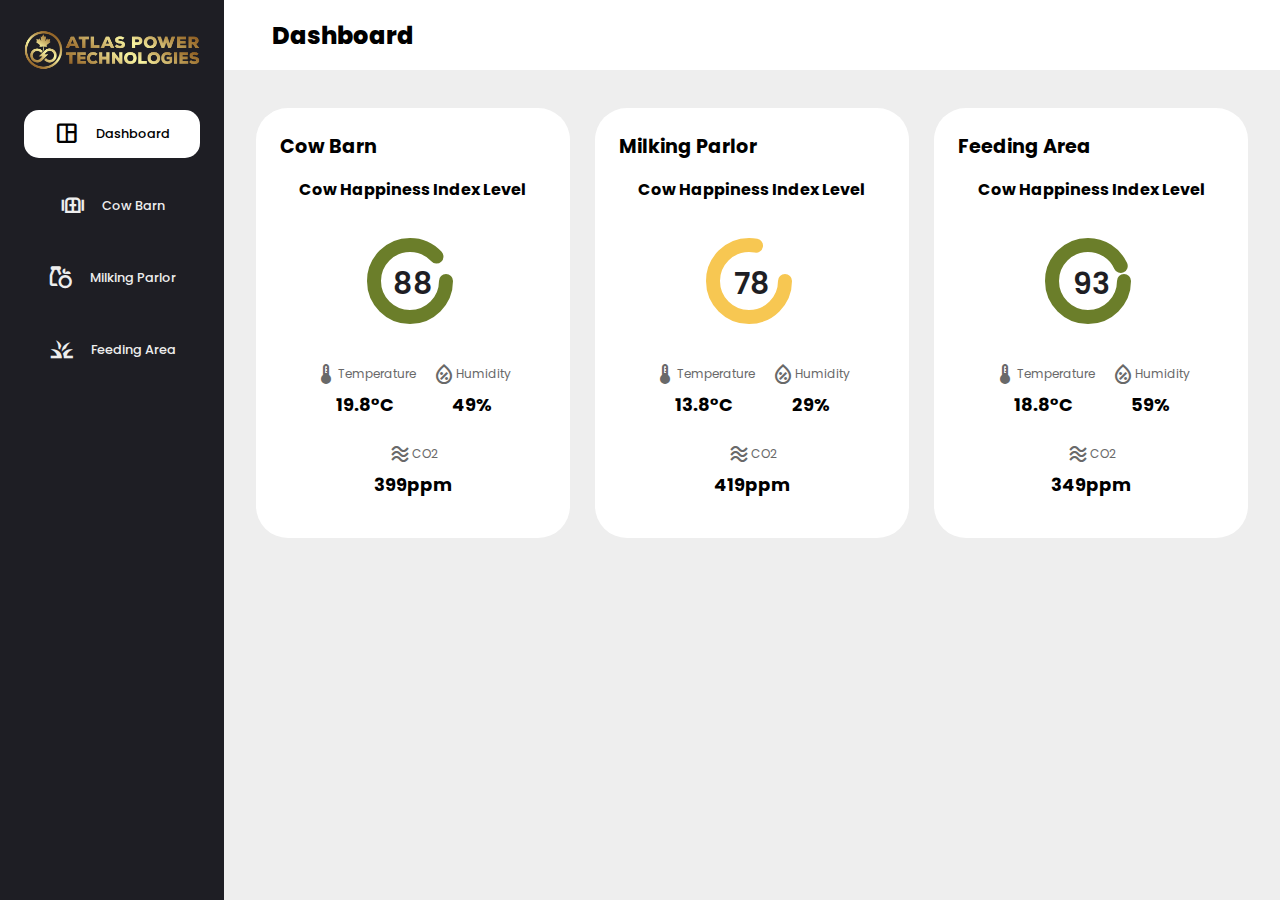
<file: index.html>
<!DOCTYPE html>
<html lang="en">
  <head>
    <meta charset="UTF-8" />
    <meta name="viewport" content="width=device-width, initial-scale=1.0" />
    <title>Cow Happiness Dashboard</title>
    <link rel="preconnect" href="https://fonts.googleapis.com" />
    <link rel="preconnect" href="https://fonts.gstatic.com" crossorigin />
    <link
      href="https://fonts.googleapis.com/css2?family=Poppins:ital,wght@0,100;0,200;0,300;0,400;0,500;0,600;0,700;0,800;0,900;1,100;1,200;1,300;1,400;1,500;1,600;1,700;1,800;1,900&display=swap"
      rel="stylesheet"
    />
    <link
      rel="stylesheet"
      href="https://fonts.googleapis.com/icon?family=Material+Icons+Sharp"
    />
    <link
      rel="stylesheet"
      href="https://fonts.googleapis.com/css2?family=Material+Symbols+Outlined:opsz,wght,FILL,GRAD@20..48,100..700,0..1,-50..200"
    />
    <link rel="stylesheet" href="./style.css" />
  </head>
  <body>
    <div class="container">
      <aside>
        <div class="top">
          <div class="logo">
            <img src="./images/logo.png" alt="Logo" />
          </div>
          <div class="menu-icons-container">
            <div class="mini-logo">
              <img src="./images/mini-logo.png" alt="Mini logo" />
            </div>
            <div class="dashboard-toggle">
              <a href="./index.html" class="selected">
                <span class="material-symbols-outlined">
                  space_dashboard
                </span></a
              >
            </div>
            <div class="gate-toggle">
              <a href="./barn.html">
                <span class="material-symbols-outlined"> gate </span></a
              >
            </div>
            <div class="grocery-toggle">
              <a href="./milkingparlor.html">
                <span class="material-symbols-outlined"> grocery </span></a
              >
            </div>
            <div class="grass-toggle">
              <a href="./feedingarea.html"
                <span class="material-symbols-outlined"> grass </span></a
              >
            </div>
          </div>
        </div>
        <div class="sidebar">
          <a href="./index.html" class="selected">
            <span class="material-symbols-outlined"> space_dashboard </span>
            <h3>Dashboard</h3>
          </a>
          <a href="./barn.html">
            <span class="material-symbols-outlined"> gate </span>
            <h3>Cow Barn</h3>
          </a>
          <a href="./milkingparlor.html">
            <span class="material-symbols-outlined"> grocery </span>
            <h3>Milking Parlor</h3>
          </a>
          <a href="./feedingarea.html">
            <span class="material-symbols-outlined"> grass </span>
            <h3>Feeding Area</h3>
          </a>
        </div>
      </aside>
      <section id="content">
        <nav>
          <h1>Dashboard</h1>
        </nav>
        <main>
          <div class="insights">
            <div class="left">
              <h2 class="environment">Cow Barn</h2>
              <h3><center>Cow Happiness Index Level</center></h3>
              <div class="progress">
                <svg>
                  <circle class="barn-circle" cx="38" cy="38" r="36"></circle>
                </svg>
                <div class="number">
                  <p id="barn-cow-happiness">80</p>
                </div>
              </div>
              <div class="parameters">
                <div class="column">
                  <small class="text-muted"
                    ><span class="material-symbols-outlined"
                      >device_thermostat</span
                    >Temperature</small
                  >
                  <h2 class="value" id="barn-temperature">15°C</h2>
                </div>
                <div class="column">
                  <small class="text-muted"
                    ><span class="material-symbols-outlined"
                      >humidity_percentage</span
                    >Humidity</small
                  >
                  <h2 class="value" id="barn-humidity">38%</h2>
                </div>
                <div class="column">
                  <small class="text-muted"
                    ><span class="material-symbols-outlined">airwave</span
                    >CO2</small
                  >
                  <h2 class="value" id="barn-co2">350ppm</h2>
                </div>
              </div>
            </div>

            <div class="middle">
              <h2 class="environment">Milking Parlor</h2>
              <h3><center>Cow Happiness Index Level</center></h3>
              <div class="progress">
                <svg>
                  <circle
                    class="milking-circle"
                    cx="38"
                    cy="38"
                    r="36"
                  ></circle>
                </svg>
                <div class="number">
                  <p id="milking-cow-happiness">67</p>
                </div>
              </div>
              <div class="parameters">
                <div class="column">
                  <small class="text-muted"
                    ><span class="material-symbols-outlined"
                      >device_thermostat</span
                    >Temperature</small
                  >
                  <h2 class="value" id="milking-temperature">8°C</h2>
                </div>
                <div class="column">
                  <small class="text-muted"
                    ><span class="material-symbols-outlined"
                      >humidity_percentage</span
                    >Humidity</small
                  >
                  <h2 class="value" id="milking-humidity">39%</h2>
                </div>
                <div class="column">
                  <small class="text-muted"
                    ><span class="material-symbols-outlined">airwave</span
                    >CO2</small
                  >
                  <h2 class="value" id="milking-co2">400ppm</h2>
                </div>
              </div>
            </div>

            <div class="right">
              <h2 class="environment">Feeding Area</h2>
              <h3><center>Cow Happiness Index Level</center></h3>
              <div class="progress">
                <svg>
                  <circle
                    class="feeding-circle"
                    cx="38"
                    cy="38"
                    r="36"
                  ></circle>
                </svg>
                <div class="number">
                  <p id="feeding-cow-happiness">81</p>
                </div>
              </div>
              <div class="parameters">
                <div class="column">
                  <small class="text-muted"
                    ><span class="material-symbols-outlined"
                      >device_thermostat</span
                    >Temperature</small
                  >
                  <h2 class="value" id="feeding-temperature">15°C</h2>
                </div>
                <div class="column">
                  <small class="text-muted"
                    ><span class="material-symbols-outlined"
                      >humidity_percentage</span
                    >Humidity</small
                  >
                  <h2 class="value" id="feeding-humidity">52%</h2>
                </div>
                <div class="column">
                  <small class="text-muted"
                    ><span class="material-symbols-outlined">airwave</span
                    >CO2</small
                  >
                  <h2 class="value" id="feeding-co2">600ppm</h2>
                </div>
              </div>
            </div>
          </div>
        </main>
      </section>
    </div>
    <script src="./dashboard.js"></script>
  </body>
</html>
</file>
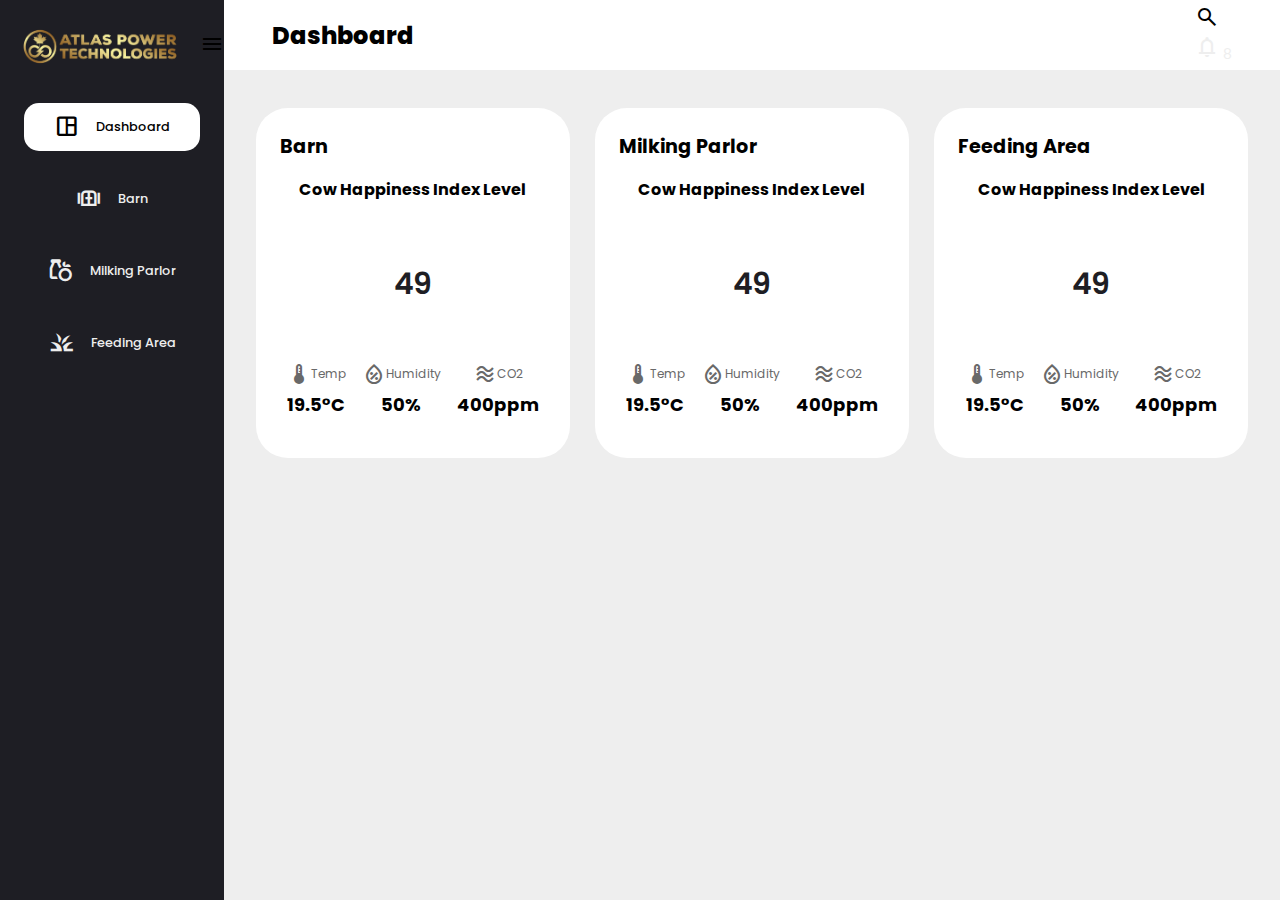
<file: indexdup.html>
<!DOCTYPE html>
<html lang="en">
  <head>
    <meta charset="UTF-8" />
    <meta name="viewport" content="width=device-width, initial-scale=1.0" />
    <title>Cow Happiness Dashboard</title>
    <link rel="preconnect" href="https://fonts.googleapis.com" />
    <link rel="preconnect" href="https://fonts.gstatic.com" crossorigin />
    <link
      href="https://fonts.googleapis.com/css2?family=Poppins:ital,wght@0,100;0,200;0,300;0,400;0,500;0,600;0,700;0,800;0,900;1,100;1,200;1,300;1,400;1,500;1,600;1,700;1,800;1,900&display=swap"
      rel="stylesheet"
    />
    <link
      rel="stylesheet"
      href="https://fonts.googleapis.com/icon?family=Material+Icons+Sharp"
    />
    <link
      rel="stylesheet"
      href="https://fonts.googleapis.com/css2?family=Material+Symbols+Outlined:opsz,wght,FILL,GRAD@20..48,100..700,0..1,-50..200"
    />
    <link rel="stylesheet" href="./style.css" />
  </head>
  <body>
    <div class="container">
      <aside>
        <div class="top">
          <div class="logo">
            <img src="./images/logo.png" alt="Logo" />
          </div>
          <div class="menu-toggle" id="menu-toggle">
            <span class="material-symbols-outlined" id="menu"> menu </span>
          </div>
        </div>
        <div class="sidebar">
          <a href="./index.html" class="selected">
            <span class="material-symbols-outlined"> space_dashboard </span>
            <h3>Dashboard</h3>
          </a>
          <a href="./barn2.html">
            <span class="material-symbols-outlined"> gate </span>
            <h3>Barn</h3>
          </a>
          <a href="#">
            <span class="material-symbols-outlined"> grocery </span>
            <h3>Milking Parlor</h3>
          </a>
          <a href="#">
            <span class="material-symbols-outlined"> grass </span>
            <h3>Feeding Area</h3>
          </a>
        </div>
      </aside>
      <section id="content">
        <nav>
          <h1>Dashboard</h1>
          <div class="search-container">
            <div class="search-icon">
              <span class="material-symbols-outlined">search</span>
            </div>
            <a href="#" class="notification">
              <span class="material-symbols-outlined" id="notification"
                >notifications</span
              >
              <span class="num">8</span>
            </a>
          </div>
        </nav>
        <main>
          <div class="insights">
            <div class="left">
              <h2 class="environment">Barn</h2>
              <h3><center>Cow Happiness Index Level</center></h3>
              <div class="progress">
                <svg>
                  <circle class="barn-circle" cx="38" cy="38" r="36"></circle>
                </svg>
                <div class="number">
                  <p id="barn-cow-happiness">80</p>
                </div>
              </div>
              <div class="parameters">
                <div class="column">
                  <small class="text-muted"
                    ><span class="material-symbols-outlined"
                      >device_thermostat</span
                    >Temp</small
                  >
                  <h2 class="value" id="barn-temperature">15°C</h2>
                </div>
                <div class="column">
                  <small class="text-muted"
                    ><span class="material-symbols-outlined"
                      >humidity_percentage</span
                    >Humidity</small
                  >
                  <h2 class="value" id="barn-humidity">38%</h2>
                </div>
                <div class="column">
                  <small class="text-muted"
                    ><span class="material-symbols-outlined">airwave</span
                    >CO2</small
                  >
                  <h2 class="value" id="barn-co2">350ppm</h2>
                </div>
              </div>
            </div>

            <div class="middle">
              <h2 class="environment">Milking Parlor</h2>
              <h3><center>Cow Happiness Index Level</center></h3>
              <div class="progress">
                <svg>
                  <circle
                    class="milking-circle"
                    cx="38"
                    cy="38"
                    r="36"
                  ></circle>
                </svg>
                <div class="number">
                  <p id="milking-cow-happiness">67</p>
                </div>
              </div>
              <div class="parameters">
                <div class="column">
                  <small class="text-muted"
                    ><span class="material-symbols-outlined"
                      >device_thermostat</span
                    >Temp</small
                  >
                  <h2 class="value" id="milking-temperature">8°C</h2>
                </div>
                <div class="column">
                  <small class="text-muted"
                    ><span class="material-symbols-outlined"
                      >humidity_percentage</span
                    >Humidity</small
                  >
                  <h2 class="value" id="milking-humidity">39%</h2>
                </div>
                <div class="column">
                  <small class="text-muted"
                    ><span class="material-symbols-outlined">airwave</span
                    >CO2</small
                  >
                  <h2 class="value" id="milking-co2">400ppm</h2>
                </div>
              </div>
            </div>

            <div class="right">
              <h2 class="environment">Feeding Area</h2>
              <h3><center>Cow Happiness Index Level</center></h3>
              <div class="progress">
                <svg>
                  <circle
                    class="feeding-circle"
                    cx="38"
                    cy="38"
                    r="36"
                  ></circle>
                </svg>
                <div class="number">
                  <p id="feeding-cow-happiness">81</p>
                </div>
              </div>
              <div class="parameters">
                <div class="column">
                  <small class="text-muted"
                    ><span class="material-symbols-outlined"
                      >device_thermostat</span
                    >Temp</small
                  >
                  <h2 class="value" id="feeding-temperature">15°C</h2>
                </div>
                <div class="column">
                  <small class="text-muted"
                    ><span class="material-symbols-outlined"
                      >humidity_percentage</span
                    >Humidity</small
                  >
                  <h2 class="value" id="feeding-humidity">52%</h2>
                </div>
                <div class="column">
                  <small class="text-muted"
                    ><span class="material-symbols-outlined">airwave</span
                    >CO2</small
                  >
                  <h2 class="value" id="feeding-co2">600ppm</h2>
                </div>
              </div>
            </div>
          </div>
        </main>
      </section>
    </div>
    <script src="./indexdup.js"></script>
  </body>
</html>
</file>
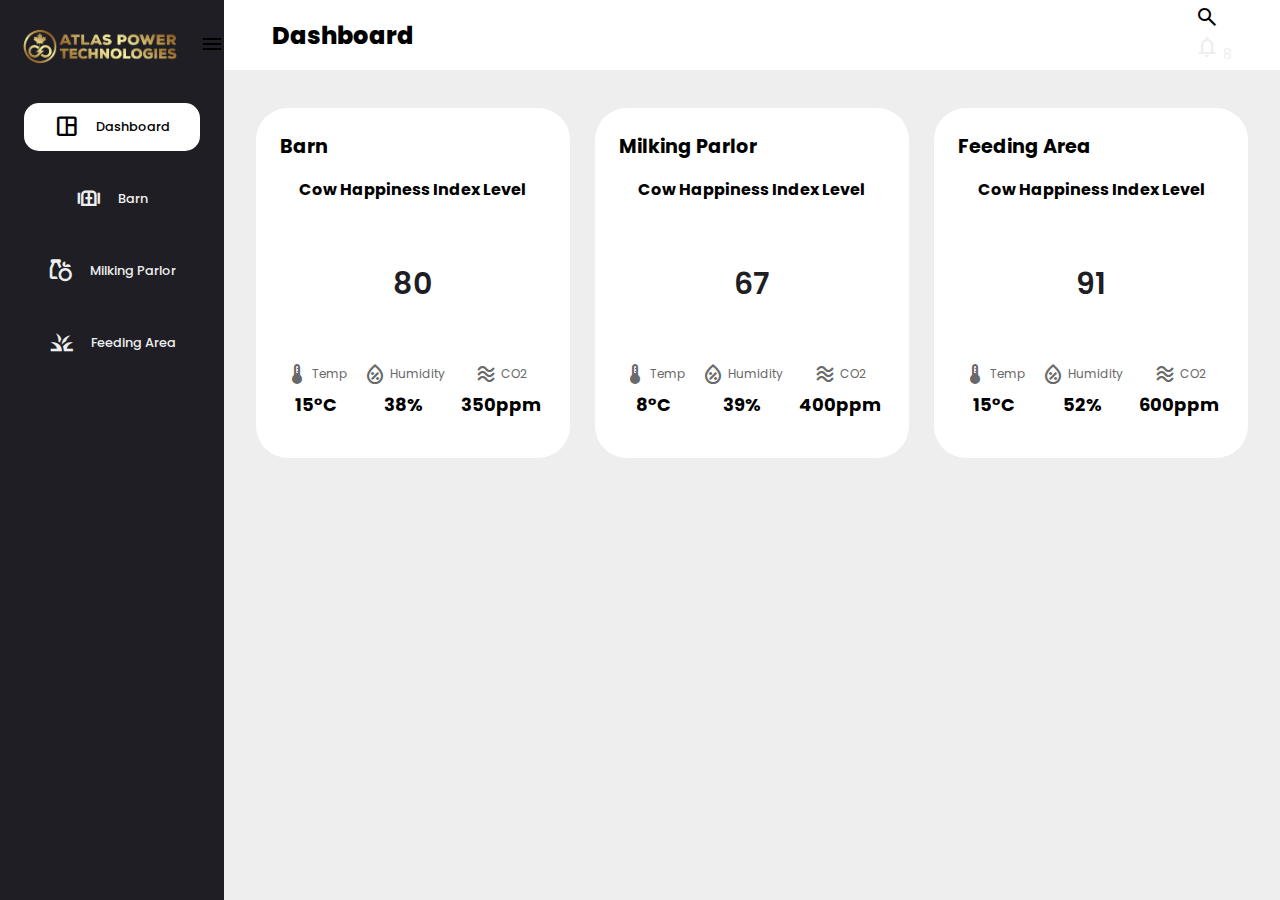
<file: old_index.html>
<!DOCTYPE html>
<html lang="en">
  <head>
    <meta charset="UTF-8" />
    <meta name="viewport" content="width=device-width, initial-scale=1.0" />
    <title>Cow Happiness Dashboard</title>
    <link rel="preconnect" href="https://fonts.googleapis.com" />
    <link rel="preconnect" href="https://fonts.gstatic.com" crossorigin />
    <link
      href="https://fonts.googleapis.com/css2?family=Poppins:ital,wght@0,100;0,200;0,300;0,400;0,500;0,600;0,700;0,800;0,900;1,100;1,200;1,300;1,400;1,500;1,600;1,700;1,800;1,900&display=swap"
      rel="stylesheet"
    />
    <link
      rel="stylesheet"
      href="https://fonts.googleapis.com/icon?family=Material+Icons+Sharp"
    />
    <link
      rel="stylesheet"
      href="https://fonts.googleapis.com/css2?family=Material+Symbols+Outlined:opsz,wght,FILL,GRAD@20..48,100..700,0..1,-50..200"
    />
    <link rel="stylesheet" href="./style.css" />
  </head>
  <body>
    <div class="container">
      <aside>
              <div class="top">
        <div class="logo">
          <img src="./images/logo.png" alt="Logo" />
        </div>
        <div class="menu-toggle" id="menu-toggle">
          <span class="material-symbols-outlined" id="menu">
menu
</span>
        </div>
      </div>
        <div class="sidebar">
          <a href="./index.html" class="selected">
            <span class="material-symbols-outlined"> space_dashboard </span>
            <h3>Dashboard</h3>
          </a>
          <a href="./barn2.html">
            <span class="material-symbols-outlined"> gate </span>
            <h3>Barn</h3>
          </a>
          <a href="#">
            <span class="material-symbols-outlined"> grocery </span>
            <h3>Milking Parlor</h3>
          </a>
          <a href="#">
            <span class="material-symbols-outlined"> grass </span>
            <h3>Feeding Area</h3>
          </a>
        </div>
      </aside>
      <section id="content">
        <nav>
        <h1>Dashboard</h1>
        <div class="search-container">
            <div class="search-icon">
                <span class="material-symbols-outlined">
search
</span></div>
          <!-- <input type="text" placeholder="Search" class="search-bar" /> -->
          <a href="#" class="notification">
            <span class="material-symbols-outlined" id="notification">notifications</span>
            <span class="num">8</span>
          </a>
        </div>
      </nav>
      <main>
        <div class="insights">
          <div class="left">
            <h2 class="environment">Barn</h2>
            <h3><center>Cow Happiness Index Level</center></h3>
            <div class="progress">
              <svg>
                <circle class="barn-circle" cx="38" cy="38" r="36"></circle>
              </svg>
              <div class="number">
                <p>80</p>
              </div>
            </div>
            <div class="parameters">
              <div class="column">
                <small class="text-muted"
                  ><span class="material-symbols-outlined">
                    device_thermostat
                  </span>
                  Temp
                </small>
                <h2 class="value">15°C</h2>
              </div>

              <div class="column">
                <small class="text-muted"
                  ><span class="material-symbols-outlined">
                    humidity_percentage
                  </span>
                  Humidity
                </small>
                <h2 class="value">38%</h2>
              </div>

              <div class="column">
                <small class="text-muted"
                  ><span class="material-symbols-outlined"> airwave </span>
                  CO2
                </small>
                <h2 class="value">350ppm</h2>
              </div>
            </div>
          </div>

          <div class="middle">
            <h2 class="environment">Milking Parlor</h2>
            <h3><center>Cow Happiness Index Level</center></h3>
            <div class="progress">
              <svg>
                <circle class="milking-circle" cx="38" cy="38" r="36"></circle>
              </svg>
              <div class="number">
                <p>67</p>
              </div>
            </div>
            <div class="parameters">
              <div class="column">
                <small class="text-muted"
                  ><span class="material-symbols-outlined">
                    device_thermostat
                  </span>
                  Temp
                </small>
                <h2 class="value">8°C</h2>
              </div>

              <div class="column">
                <small class="text-muted"
                  ><span class="material-symbols-outlined">
                    humidity_percentage
                  </span>
                  Humidity
                </small>
                <h2 class="value">39%</h2>
              </div>

              <div class="column">
                <small class="text-muted"
                  ><span class="material-symbols-outlined"> airwave </span>
                  CO2
                </small>
                <h2 class="value">400ppm</h2>
              </div>
            </div>
          </div>

          <div class="right">
            <h2 class="environment">Feeding Area</h2>
            <h3><center>Cow Happiness Index Level</center></h3>

            <div class="progress">
              <svg>
                <circle class="feeding-circle" cx="38" cy="38" r="36"></circle>
              </svg>
              <div class="number">
                <p>91</p>
              </div>
            </div>
            <div class="parameters">
              <div class="column">
                <small class="text-muted"
                  ><span class="material-symbols-outlined">
                    device_thermostat
                  </span>
                  Temp
                </small>
                <h2 class="value">15°C</h2>
              </div>

              <div class="column">
                <small class="text-muted"
                  ><span class="material-symbols-outlined">
                    humidity_percentage
                  </span>
                  Humidity
                </small>
                <h2 class="value">52%</h2>
              </div>

              <div class="column">
                <small class="text-muted"
                  ><span class="material-symbols-outlined"> airwave </span>
                  CO2
                </small>
                <h2 class="value">600ppm</h2>
              </div>
            </div>
          </div>
        </div>
      </main>
    </div>
  </body>
</html>
</file>
<file: style.css>
@import url("https://fonts.googleapis.com/css2?family=Poppins:ital,wght@0,100;0,200;0,300;0,400;0,500;0,600;0,700;0,800;0,900;1,100;1,200;1,300;1,400;1,500;1,600;1,700;1,800;1,900&display=swap");

:root {
  --color-primary: #1e1e24;
  --color-notification: #eb5757;
  --color-grid: #fff;
  --color-label: #696969;
  --color-green: #6b7e2a;
  --color-yellow: #f7c752;
  --color-alert: #fef7d1;
  --color-light: rgba(132, 139, 200, 0.18);
  --color-background: #eeeeee;

  --card-border-radius: 2rem;
  --card-padding: 24px;
  --padding-1: 1.2rem;
}

* {
  margin: 0;
  padding: 0;
  outline: 0;
  appearance: none;
  border: 0;
  text-decoration: none;
  list-style: none;
  box-sizing: border-box;
}

html {
  font-size: 16px;
}

body {
  width: 100vw;
  height: 100vh;
  font-family: poppins, sans-serif;
  font-size: 0.88rem;
  background: var(--color-background);
  user-select: none;
  overflow-x: hidden;
}

.container {
  display: grid;
  width: 100%;
  margin: auto;
  background-color: #eeeeee;
  grid-template-columns: 14rem auto;
}

a {
  color: var(--color-background);
}

img {
  display: block;
  width: 50%;
  padding-left: 16px;
  padding-right: 16px;
}

h1 {
  font-weight: 800;
  font-size: 1.5rem;
}

h2 {
  font-size: 1.2rem;
}

h3 {
  font-size: 0.8rem;
}

h4 {
  font-size: 0.7rem;
}

h5 {
  font-size: 0.77rem;
}

small {
  font-size: 0.75rem;
}

.text-muted {
  color: var(--color-label);
}

p {
  color: var(--color-primary);
}

.primary {
  color: var(--color-primary);
}

.alert {
  color: var(--color-alert);
}

.green {
  color: var(--color-green);
}

.yellow {
  color: var(--color-yellow);
}

aside {
  min-height: 100vh;
  background-color: #1e1e24;
}

aside .top {
  display: flex;
  align-items: center;
  justify-content: space-between;
  margin-top: 1.4rem;
}

aside .close {
  display: none;
}

aside .sidebar {
  display: flex;
  flex-direction: column;
  position: relative;
  top: 2rem;
  align-items: center;
}

aside h3 {
  font-weight: 500;
}

aside .sidebar a {
  display: flex;
  color: var(--color-background);
  gap: 1rem;
  align-items: center;
  position: relative;
  height: 3rem;
  margin-bottom: 24px;
  transform: all 300ms ease;
}

aside .sidebar a span {
  font-size: 1.6rem;
  font-weight: 500;
}

aside .sidebar a.active:before {
  content: "";
  width: 3px;
  height: 100%;
  background-color: #eeeeee;
}

aside .sidebar a:hover {
  color: var(--color-primary);
  background-color: #eeeeee;
  padding-left: 30px;
  padding-right: 30px;
  border-radius: 15px;
}

aside .sidebar a.selected {
  background-color: white;
  color: black;
  border-radius: 15px;
  padding-left: 30px;
  padding-right: 30px;
}

/* ====Main=== */
main {
  margin-top: 1.4rem;
  margin-bottom: 1.4rem;
}

main .insights > div {
  background-color: white;
  padding: var(--card-padding);
  border-radius: var(--card-border-radius);
  padding-bottom: 40px;
  margin-bottom: 1.6rem;
  padding-right: 24px;
  overflow: hidden;
  display: flex;
  flex-direction: column;
  height: 100%;
}

main .insights {
  display: grid;
  grid-template-columns: repeat(auto-fit, minmax(300px, 1fr));
  gap: 1.6rem;
  padding-top: 1rem;
  padding-right: 2rem;
  padding-left: 2rem;
}

main .insights h3 {
  margin: 1rem 0 0.6rem;
  font-size: 1rem;
}

main .insights .progress {
  position: relative;
  width: 92px;
  height: 92px;
  border-radius: 50%;
  margin: auto;
  margin-bottom: 24px;
}

main .insights svg circle {
  fill: none;
  stroke-width: 14;
  stroke-linecap: round;
  transform: translate(5px, 5px);
}

main .insights .progress .number {
  font-weight: 600;
  font-size: 30px;
  position: absolute;
  top: 0;
  left: 0;
  height: 100%;
  width: 100%;
  display: flex;
  justify-content: center;
  align-items: center;
}

main .insights .parameters {
  display: flex;
  position: relative;
  gap: 1rem;
  justify-content: center;
  align-items: center;
  height: auto;
  flex-wrap: wrap;
}

main .insights .parameters span {
  position: relative;
  top: 8px;
}

main .insights .parameters .column {
  display: flex;
  flex-direction: column;
  align-items: center;
  justify-content: center;
  /* flex: 1; */
  text-align: center;
}
.mini-logo img {
  display: none;
}

.column h2 {
  margin-top: 8px;
}

.value {
  font-size: 18px;
  font-weight: bold;
}

.logo {
  display: flex;
  align-items: center;
  justify-content: center;
}

.logo img {
  width: 100%;
  display: flex;
  align-items: center;
  justify-content: center;
}

.dashboard-toggle,
.gate-toggle,
.grocery-toggle,
.grass-toggle {
  display: none;
  cursor: pointer;
  justify-content: center;
  align-items: center;
  color: white;
  background-color: #1e1e24;
  padding: 10px;
}

#content nav {
  height: 70px;
  padding: 0 3rem;
  display: flex;
  align-items: center;
  justify-content: space-between;
  position: sticky;
  top: 0;
  left: 0;
  z-index: 1000;
  background-color: white;
}

/* Media Query for Responsive Navbar */
@media screen and (max-width: 768px) {
  #content nav {
    display: flex;
    align-items: center;
    justify-content: space-between;
  }
}

/* Media query for responsiveness */
@media screen and (max-width: 768px) {
  aside {
    width: 8rem;
    display: flex;
    flex-direction: column;
    align-items: center;
  }

  aside .sidebar {
    display: none;
  }

  .menu-icons-container {
    display: flex;
    flex-direction: column;
    align-items: center;
  }

  .container {
    display: flex;
    grid-template-columns: 1fr;
  }

  #content {
    width: 100%;
  }

  nav {
    height: 70px;
    padding: 0 1rem;
    display: flex;
    align-items: center;
    justify-content: space-between;
    position: sticky;
    top: 0;
    left: 0;
    z-index: 1000;
    background-color: white;
  }

  .mini-logo img {
    display: block;
    margin-left: 20px;
    width: 60%;
    margin-bottom: 32px;
  }

  .dashboard-toggle,
  .gate-toggle,
  .grocery-toggle,
  .grass-toggle {
    display: block;
    margin-top: 24px;
  }

  .selected {
    background-color: white;
    color: var(--color-primary);
    align-items: center;
    padding-top: 20px;
    padding-left: 15px;
    padding-right: 15px;
    padding-bottom: 5px;
    border-radius: 15px;
  }

  a:hover {
    color: var(--color-primary);
    background-color: #eeeeee;
    align-items: center;
    padding-top: 20px;
    padding-left: 15px;
    padding-right: 15px;
    padding-bottom: 5px;
    border-radius: 15px;
  }

  .logo img {
    display: none;
  }

  .airflow-container {
    display: flex;
    flex-direction: column;
    align-items: center;
    justify-content: center;
  }

  .power-container {
    display: flex;
    flex-direction: column;
    align-items: center;
    justify-content: center;
  }

  .notification,
  .notification-message,
  .alert,
  .alert-message {
    max-width: 75%;
    margin-left: 70px;
  }
}
</file>
